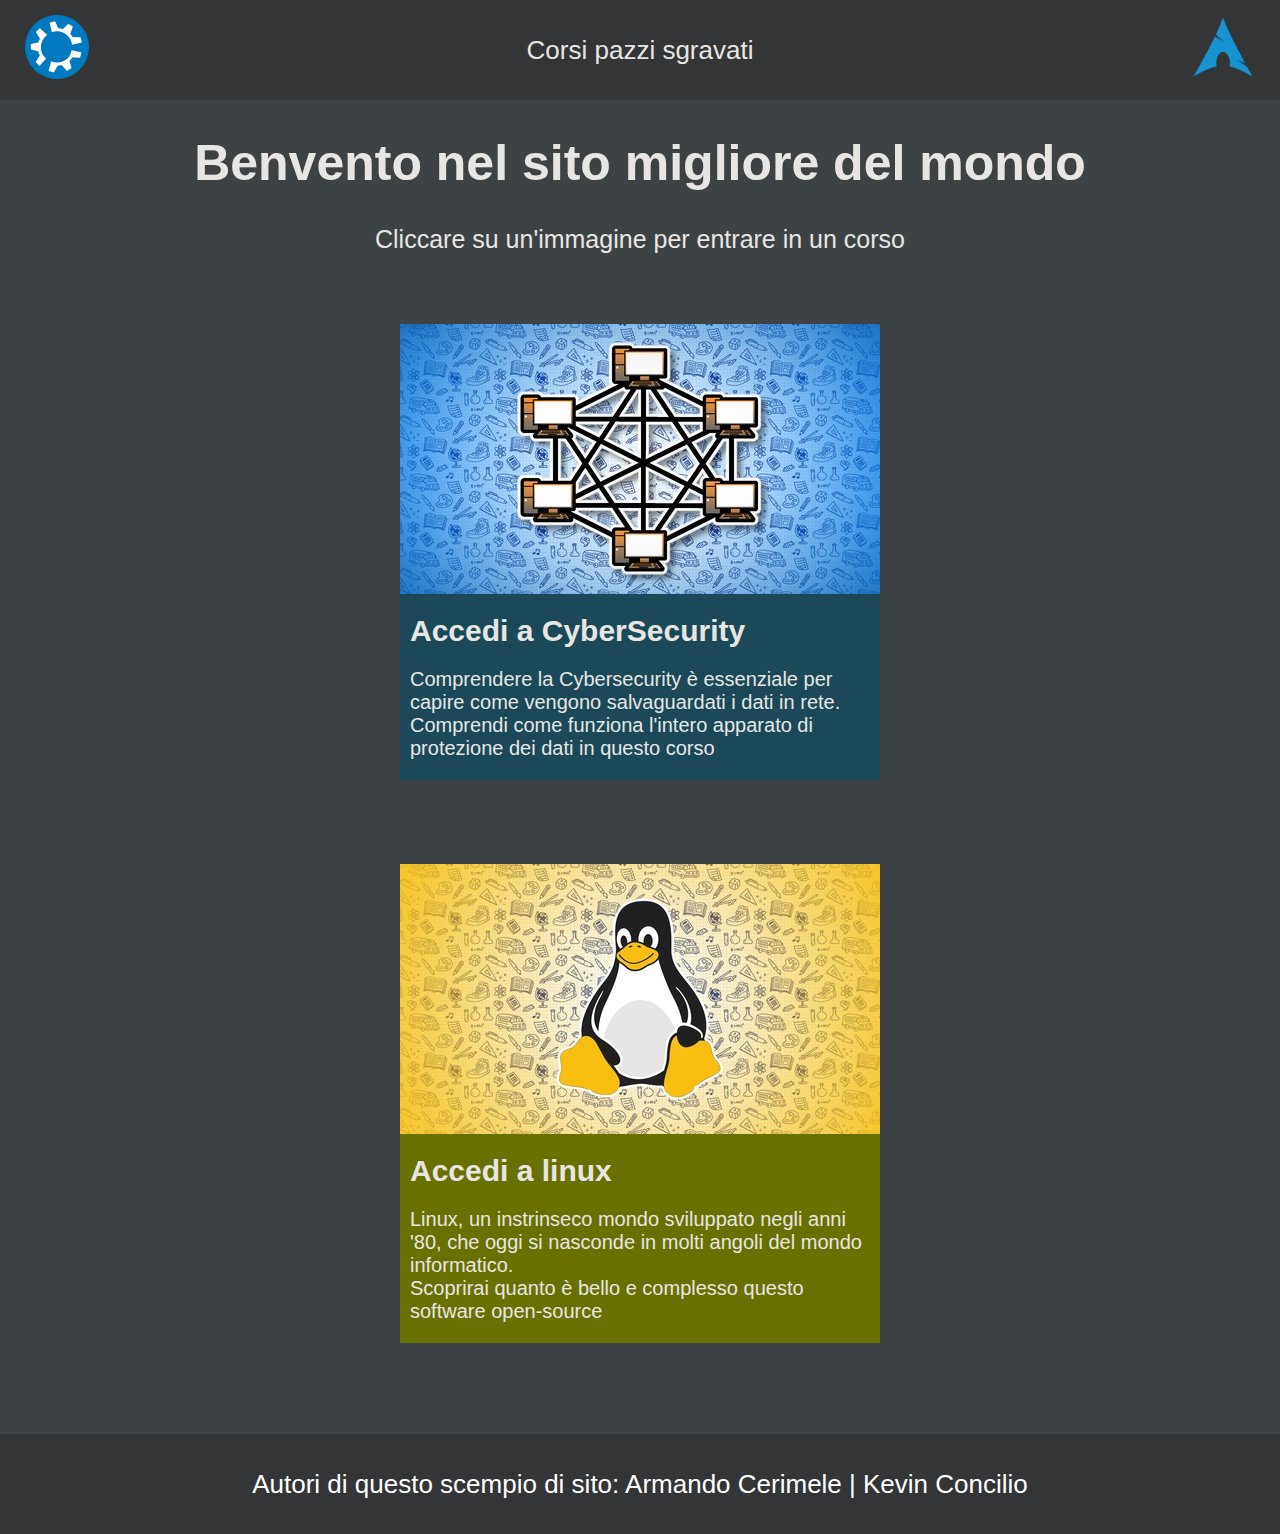
<file: index.html>
<!DOCTYPE html>
<html>

<head>
    <meta charset="UTF-8">
    <meta name="viewport" content="width=device-width, initial-scale=0.65">
    <title> Menu </title>
    <link rel="stylesheet" href="css/menu.css">
    <link rel="stylesheet" href="css/shared.css">
    <link rel="icon" type="image/svg" href="res/menuIcon.svg">
</head>

<body>
    <header>
        <a href="https://kubuntu.org"> <img src="res/kubuntu-logo.png" alt="Kubuntu" class="logo"> </a>
        <p class="sugiù"> Corsi pazzi sgravati </p>
        <a href="https://archlinux.org"> <img src="res/archlinux-logo.png" alt="ArchLinux" class="logo"> </a>
    </header>
    <h1 class="h1Txt"> Benvento nel sito migliore del mondo </h1>
    <p class="pTxt"> Cliccare su un'immagine per entrare in un corso </p>
    <div class="cards-container">
        <div class="card-div">
            <div class="card" onclick="window.location.href='cybersec.html';">
                <div>
                    <a href="cybersec.html"> <img class="img" id="cybersecImg" src="res/network.jpg"
                            alt="CyberSecurity"> </a>
                </div>
                <div class="card-body-cyber  card-body-txt">
                    <h1 id="card-title"> Accedi a CyberSecurity </h1>
                    <p id="card-txtBody">
                        Comprendere la Cybersecurity è essenziale per capire come vengono salvaguardati i dati in rete.
                        <br>
                        Comprendi come funziona l'intero apparato di protezione dei dati in questo corso
                    </p>
                </div>
            </div>
        </div>
        <div class="card-div" onclick="window.location.href='linux.html';">
            <div class="card">
                <div>
                    <a href="linux.html"> <img class="img" id="tuxImg" src="res/linux.jpg" alt="Tux"> </a>
                </div>
                <div class="card-body-linux  card-body-txt">
                    <h1 id="card-title"> Accedi a linux </h1>
                    <p id="card-txtBody">
                        Linux, un instrinseco mondo sviluppato negli anni '80, che oggi si nasconde in molti angoli del
                        mondo informatico.
                        <br>
                        Scoprirai quanto è bello e complesso questo software open-source
                    </p>
                </div>
            </div>
        </div>
    </div>
    <footer>
        <p class="sugiù"> Autori di questo scempio di sito: Armando Cerimele | Kevin Concilio </p>
    </footer>
    <script src="js/cookie.js"></script>
</body>

</html>
</file>
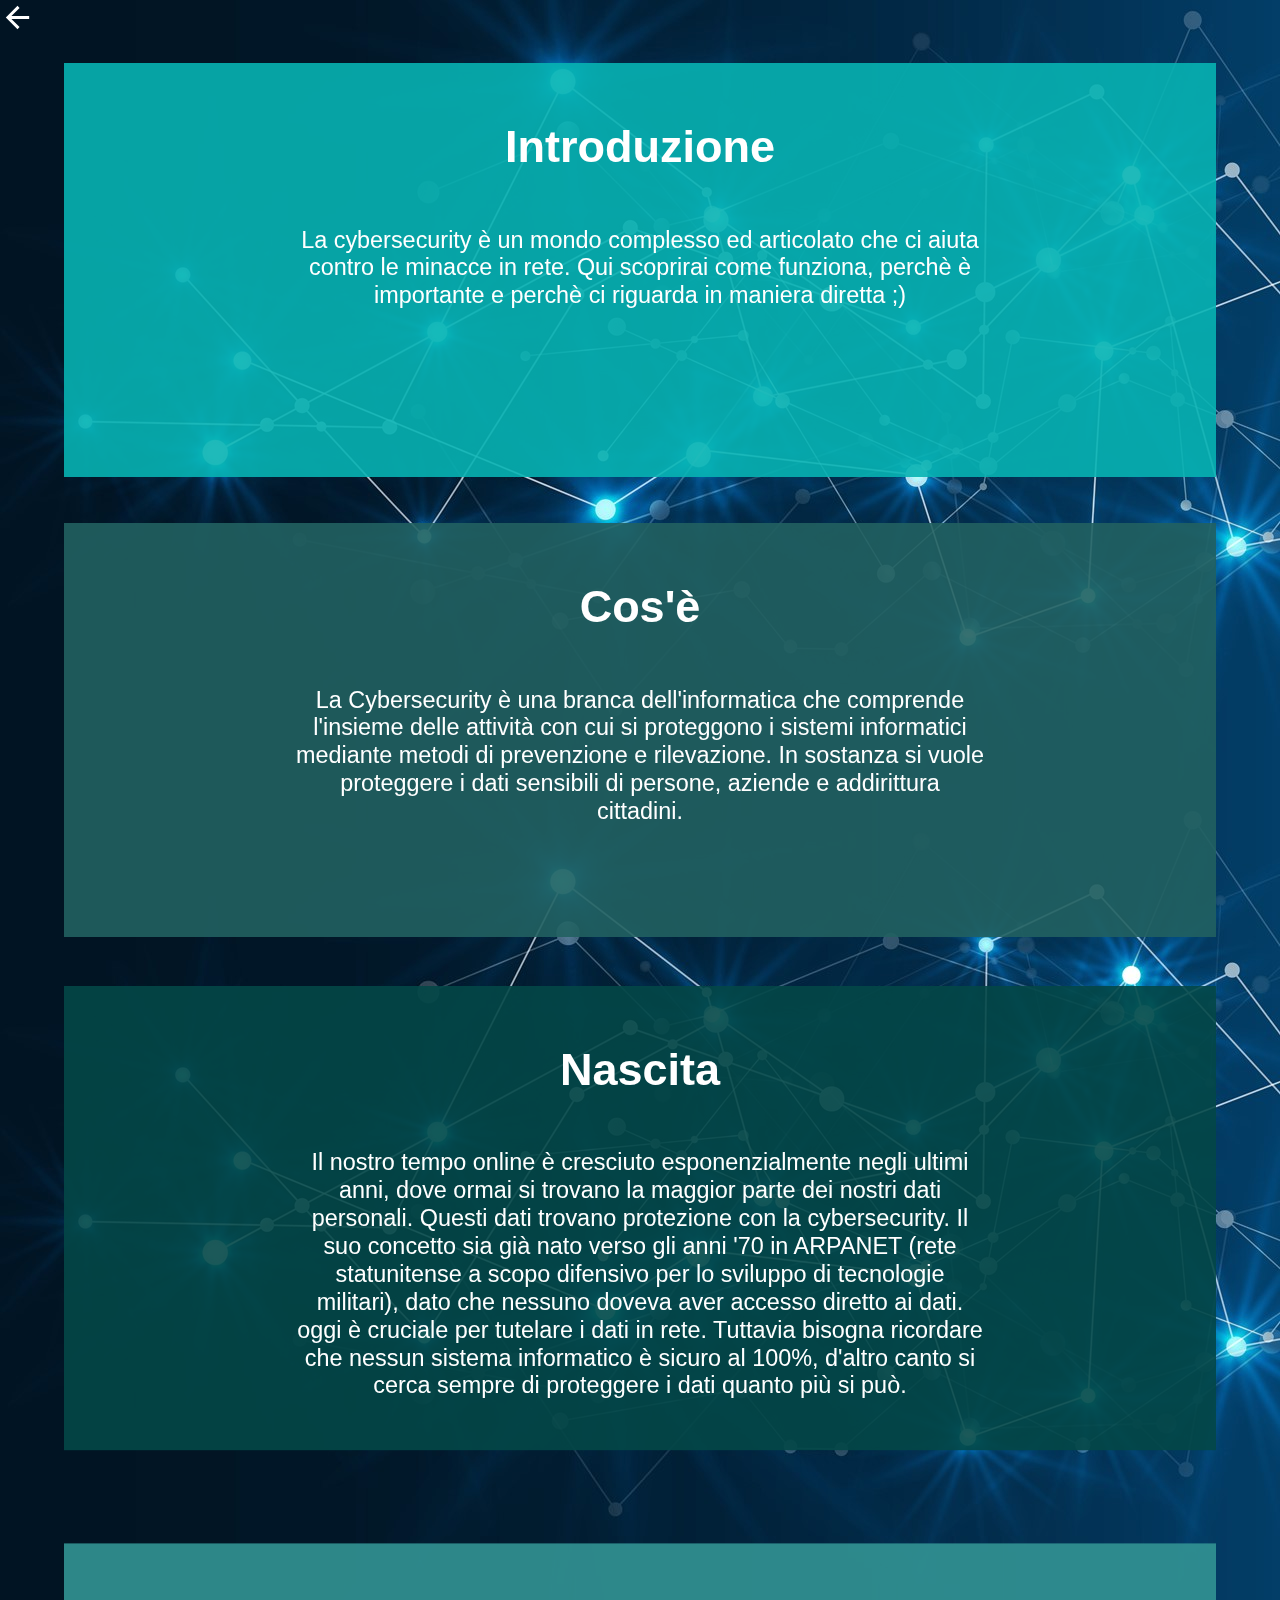
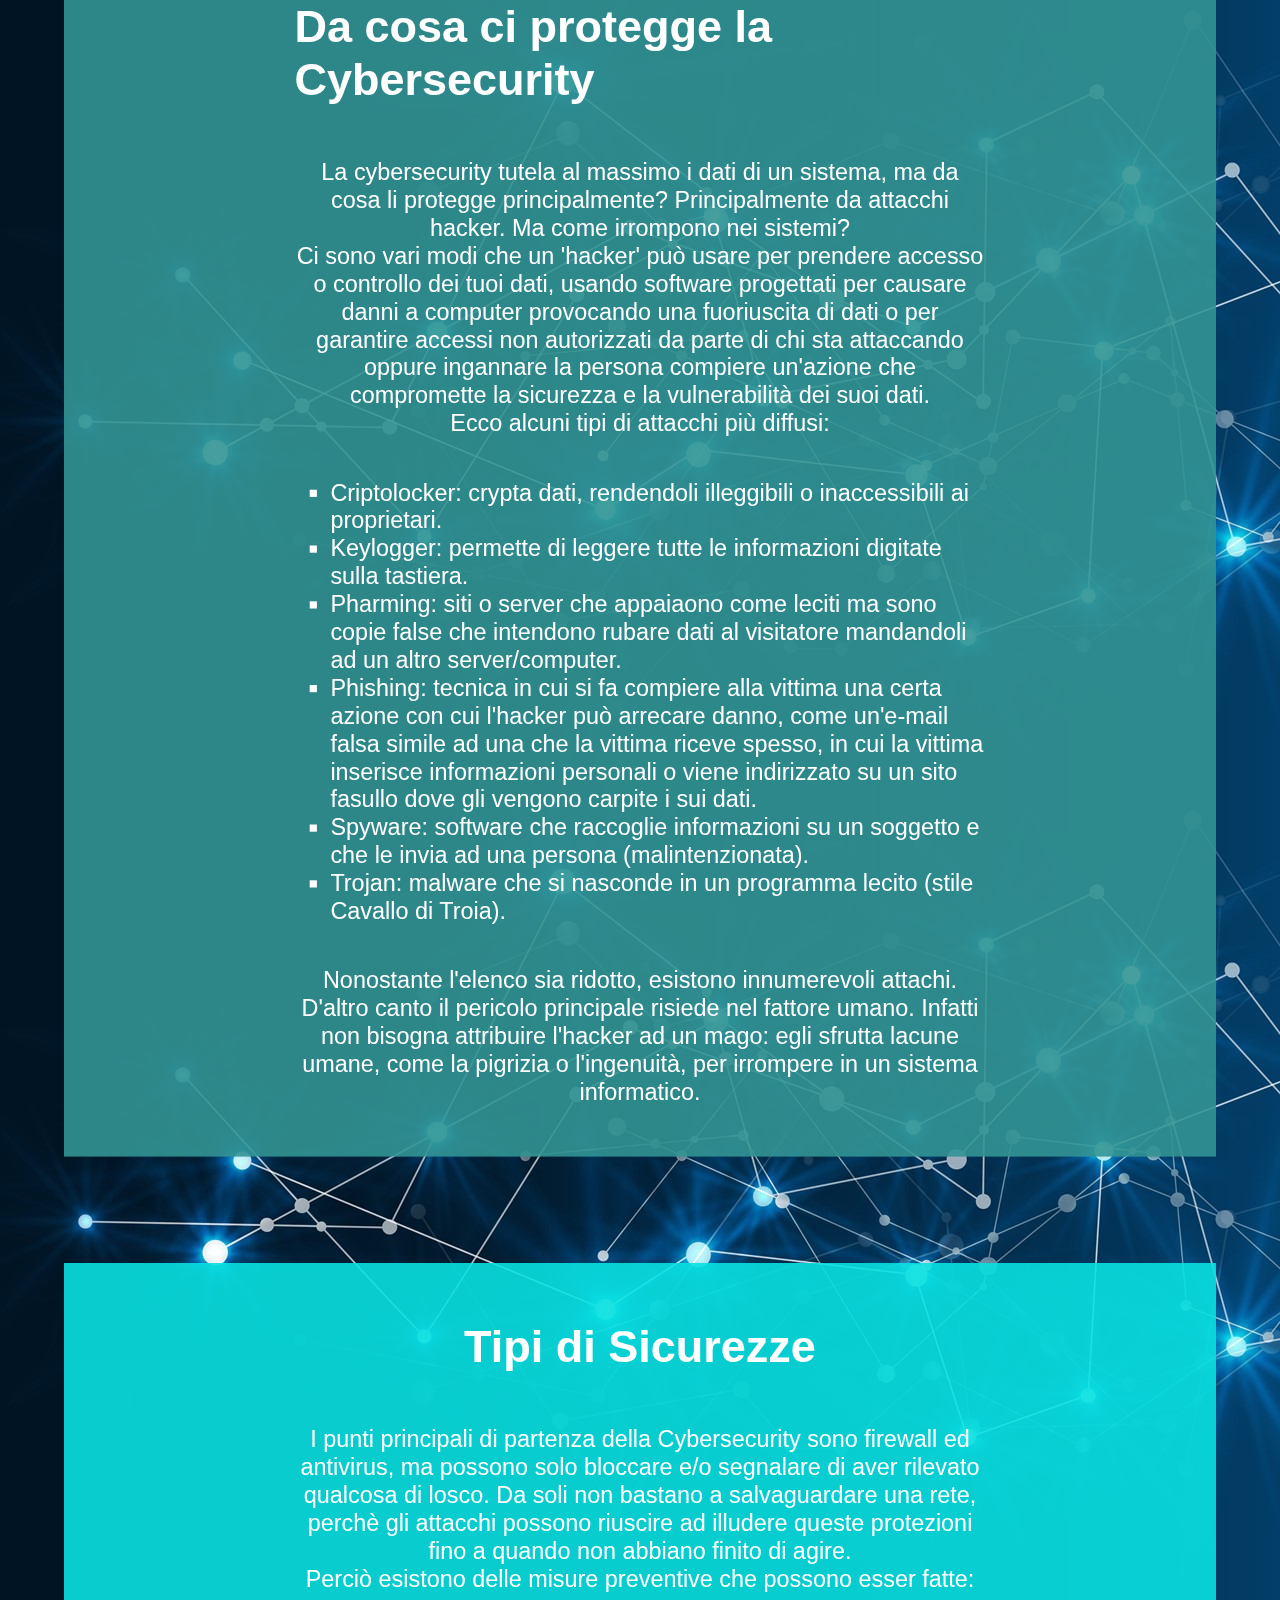
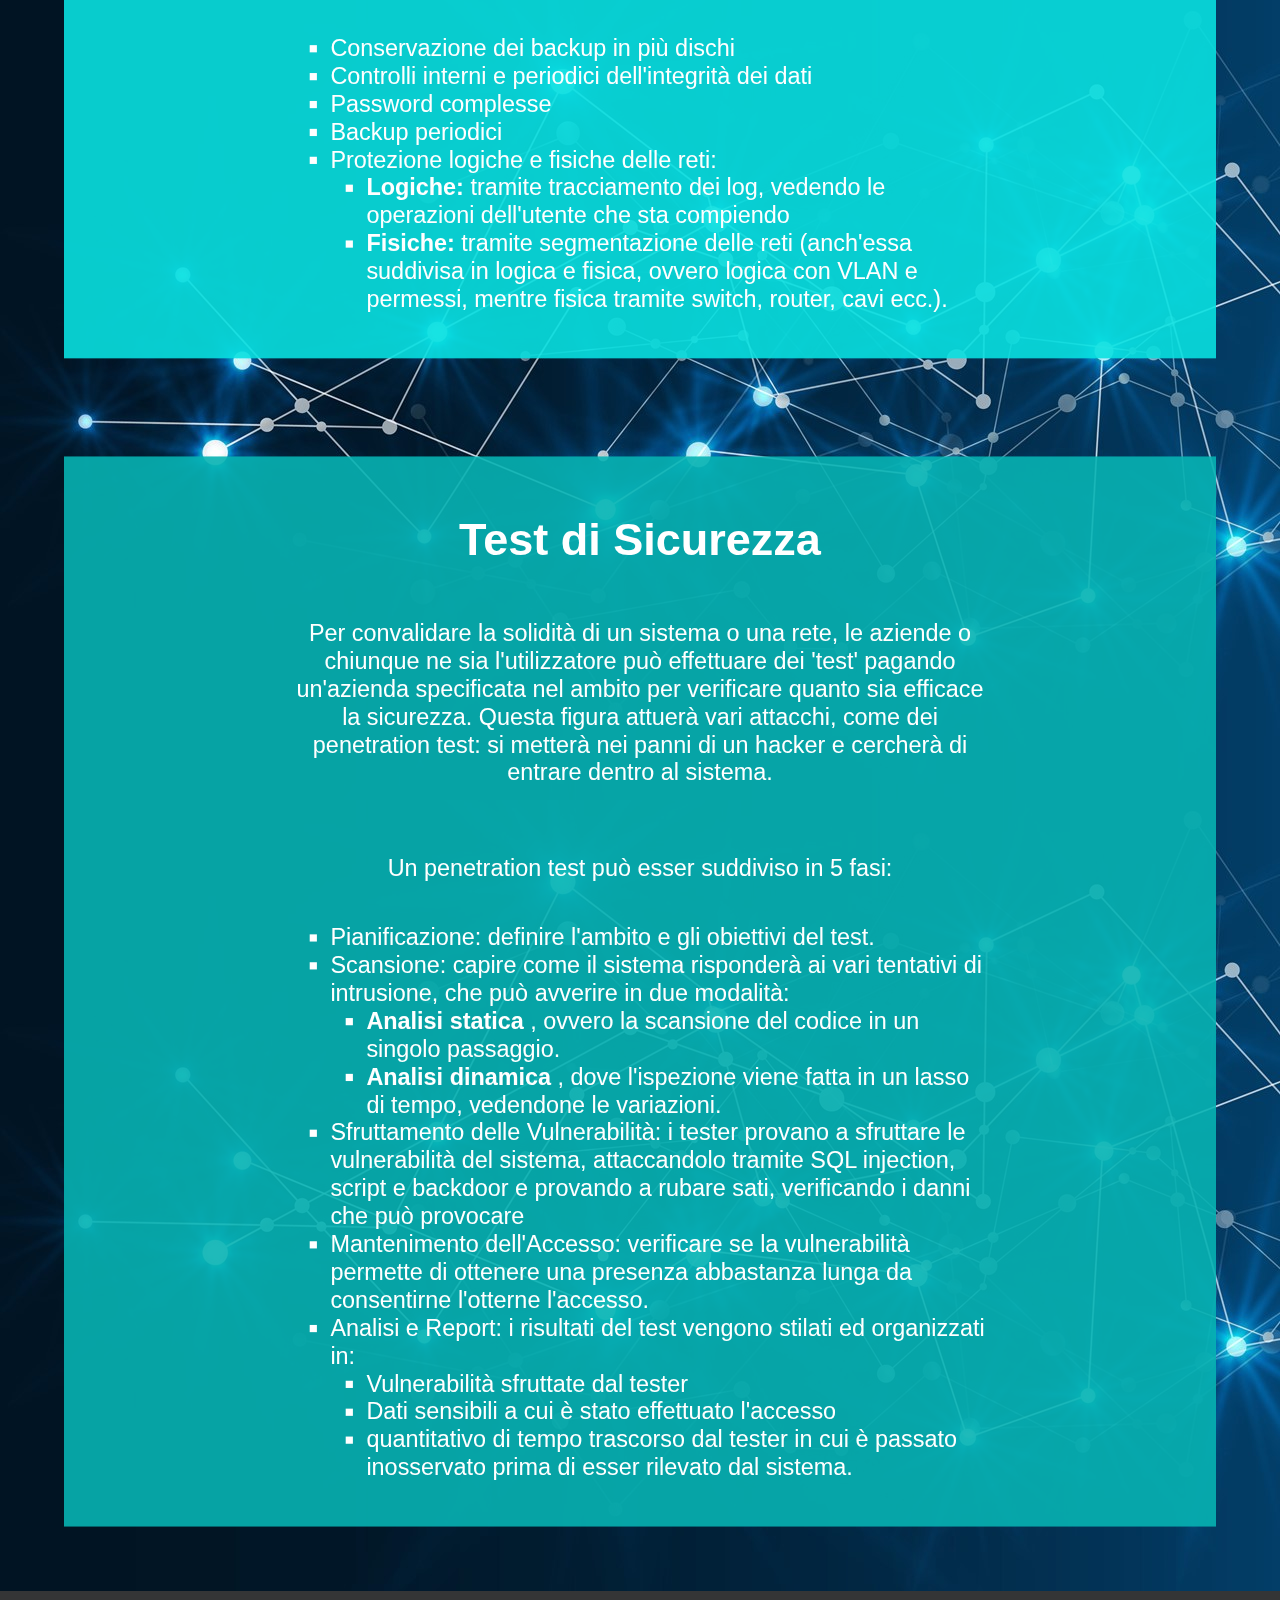
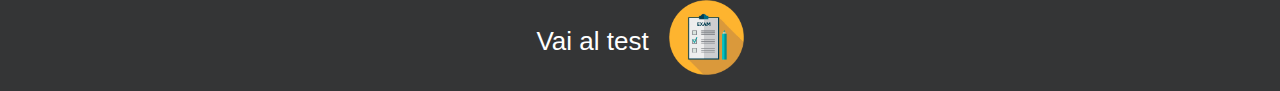
<file: cybersec.html>
<!DOCTYPE html>
<html>
    <head>
        <meta charset="UTF-8">
        <meta http-equiv="X-UA-Compatible" content="IE=edge">
        <meta name="viewport" content="width=device-width, initial-scale=0.65">
        <title> CyberSecurity </title>
        <link rel="stylesheet" href="css/cybersec.css">
        <link rel="stylesheet" href="css/shared.css">
        <link rel="icon" type="image/svg" href="res/cyber-security.png">
    </head>

    <body>
        <div style="top: 0;  position: sticky;">
            <a href="index.html"> <img src="res/nav/arrow_back_white_24dp.svg" style="height: 35px;  position: sticky;">
            </a>
        </div>
        <section class="color-1" id="ciao">
            <h1> Introduzione </h1>
            <p> La cybersecurity è un mondo complesso ed articolato che ci aiuta contro le minacce in rete. Qui scoprirai come funziona, perchè è importante e perchè ci riguarda in maniera diretta ;) </p>
        </section>

        <section class="color-2">
            <h1> Cos'è </h1>
            <p> La Cybersecurity è una branca dell'informatica che comprende l'insieme delle attività con cui si proteggono i sistemi informatici mediante metodi di prevenzione e rilevazione. In sostanza si vuole proteggere i dati sensibili di persone, aziende e addirittura cittadini. </p>
        </section>

        <section class="color-3">
            <h1> Nascita </h1>
            <p> Il nostro tempo online è cresciuto esponenzialmente negli ultimi anni, dove ormai si trovano la maggior
                parte dei nostri dati personali. Questi dati trovano protezione con la cybersecurity. Il suo concetto sia già nato verso gli anni '70 in ARPANET (rete statunitense a scopo difensivo per lo sviluppo di tecnologie militari), dato che nessuno doveva aver accesso diretto ai dati. oggi è cruciale per tutelare i dati in rete. Tuttavia bisogna ricordare che nessun sistema informatico è sicuro al 100%, d'altro canto si cerca sempre di proteggere i dati quanto più si può. </p>
        </section>

        <section class="color-4">
            <h1> Da cosa ci protegge la Cybersecurity </h1>
            <p> La cybersecurity tutela al massimo i dati di un sistema, ma da cosa li protegge principalmente? Principalmente da attacchi hacker. Ma come irrompono nei sistemi? <br>
            Ci sono vari modi che un 'hacker' può usare per prendere accesso o controllo dei tuoi dati, usando software progettati per causare danni a computer provocando una fuoriuscita di dati o per garantire accessi non autorizzati da parte di chi sta attaccando oppure ingannare la persona compiere un'azione che compromette la sicurezza e la vulnerabilità dei suoi dati. <br>
            Ecco alcuni tipi di attacchi più diffusi:
            <ul>
                <li> Criptolocker: crypta dati, rendendoli illeggibili o inaccessibili ai proprietari. </li>

                <li> Keylogger: permette di leggere tutte le informazioni digitate sulla tastiera. </li>

                <li> Pharming: siti o server che appaiaono come leciti ma sono copie false che intendono rubare dati al
                    visitatore mandandoli ad un altro server/computer. </li>

                <li> Phishing: tecnica in cui si fa compiere alla vittima una certa azione con cui l'hacker può arrecare
                    danno, come un'e-mail falsa simile ad una che la vittima riceve spesso, in cui la vittima inserisce
                    informazioni personali o viene indirizzato su un sito fasullo dove gli vengono carpite i sui dati. </li>

                <li> Spyware: software che raccoglie informazioni su un soggetto e che le invia ad una persona
                    (malintenzionata). </li>

                <li> Trojan: malware che si nasconde in un programma lecito (stile Cavallo di Troia). </li>
            </ul>
            <p> Nonostante l'elenco sia ridotto, esistono innumerevoli attachi. D'altro canto il pericolo principale risiede
                nel fattore umano. Infatti non bisogna attribuire l'hacker ad un mago: egli sfrutta lacune umane, come la
                pigrizia o l'ingenuità, per irrompere in un sistema informatico. </p>
        </section>

        <section class="color-5">
            <h1> Tipi di Sicurezze </h1>
            <p> I punti principali di partenza della Cybersecurity sono firewall ed antivirus, ma possono solo bloccare e/o segnalare di aver rilevato qualcosa di losco. Da soli non bastano a salvaguardare una rete, perchè gli attacchi possono riuscire ad illudere queste protezioni fino a quando non abbiano finito di agire. <br>
            Perciò esistono delle misure preventive che possono esser fatte:
            </p>
            <ul>
                <li> Conservazione dei backup in più dischi </li>
                <li> Controlli interni e periodici dell'integrità dei dati </li>
                <li> Password complesse </li>
                <li> Backup periodici </li>
                <li> Protezione logiche e fisiche delle reti: </li>
                <ul>
                    <li> <b> Logiche: </b> tramite tracciamento dei log, vedendo le operazioni dell'utente che sta
                        compiendo </li>

                    <li> <b> Fisiche: </b> tramite segmentazione delle reti (anch'essa suddivisa in logica e fisica, ovvero
                        logica con VLAN e permessi, mentre fisica tramite switch, router, cavi ecc.). </li>
                </ul>
            </ul>
        </section>

        <section class="color-1">
            <h1> Test di Sicurezza </h1>
            <p> Per convalidare la solidità di un sistema o una rete, le aziende o chiunque ne sia l'utilizzatore può
                effettuare dei 'test' pagando un'azienda specificata nel ambito per verificare quanto sia efficace la
                sicurezza. Questa figura attuerà vari attacchi, come dei penetration test: si metterà nei panni di un hacker
                e cercherà di entrare dentro al sistema. </p>
            <br>
            <p> Un penetration test può esser suddiviso in 5 fasi: </p>
            <ul>
                <li> Pianificazione: definire l'ambito e gli obiettivi del test. </li>
                <li> Scansione: capire come il sistema risponderà ai vari tentativi di intrusione, che può avverire in due
                    modalità: </li>
                <ul>
                    <li> <b> Analisi statica </b> , ovvero la scansione del codice in un singolo passaggio. </li>
                    <li> <b> Analisi dinamica </b> , dove l'ispezione viene fatta in un lasso di tempo, vedendone le
                        variazioni. </li>
                </ul>

                <li> Sfruttamento delle Vulnerabilità: i tester provano a sfruttare le vulnerabilità del sistema,
                    attaccandolo tramite SQL injection, script e backdoor e provando a rubare sati, verificando i danni che
                    può provocare </li>

                <li> Mantenimento dell'Accesso: verificare se la vulnerabilità permette di ottenere una presenza abbastanza
                    lunga da consentirne l'otterne l'accesso. </li>

                <li> Analisi e Report: i risultati del test vengono stilati ed organizzati in: </li>
                <ul>
                    <li> Vulnerabilità sfruttate dal tester </li>
                    <li> Dati sensibili a cui è stato effettuato l'accesso </li>
                    <li> quantitativo di tempo trascorso dal tester in cui è passato inosservato prima di esser rilevato dal
                        sistema. </li>
                </ul>
            </ul>
        </section>

        <footer>
            <p> Vai al test </p>
            <a href="test.html?cybersec"> <img src="res/test.png" alt="[Cliccami]" id="img-test"> </a>
        </footer>
    </body> 
</html>
</file>
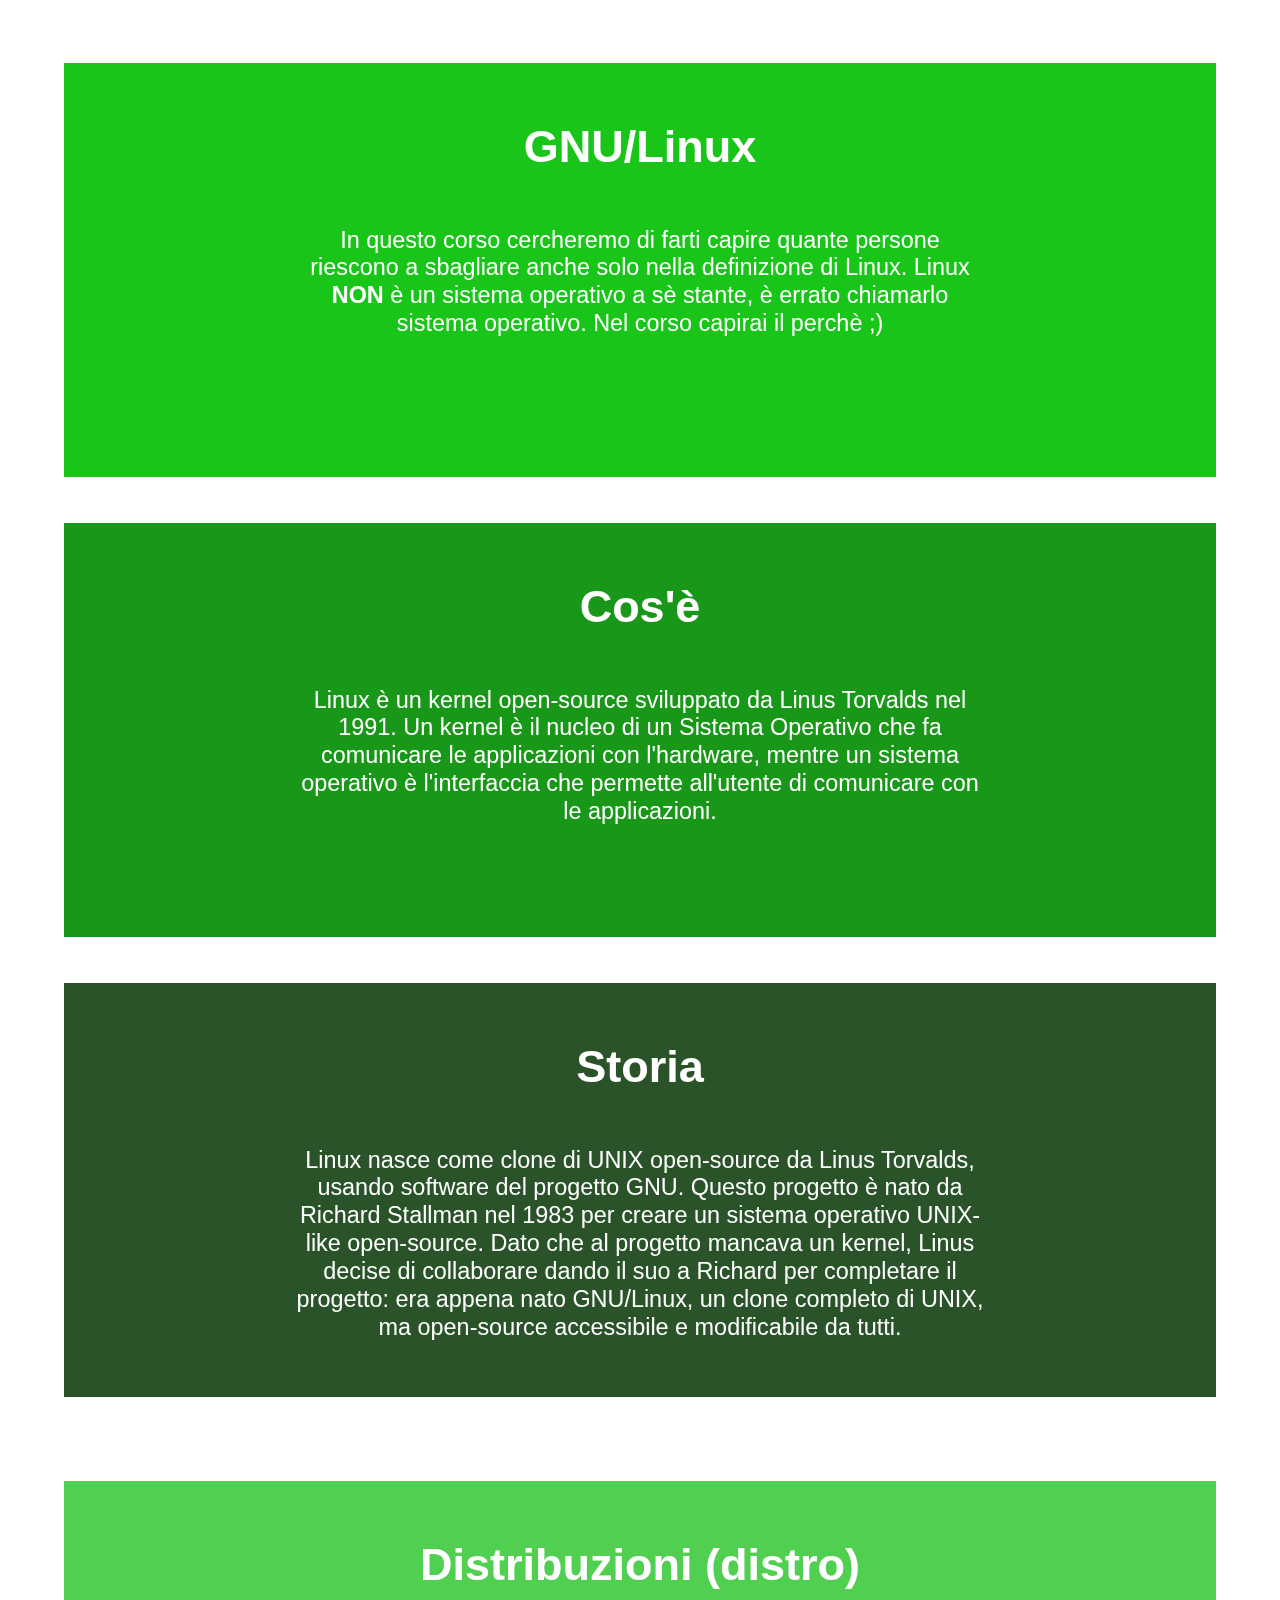
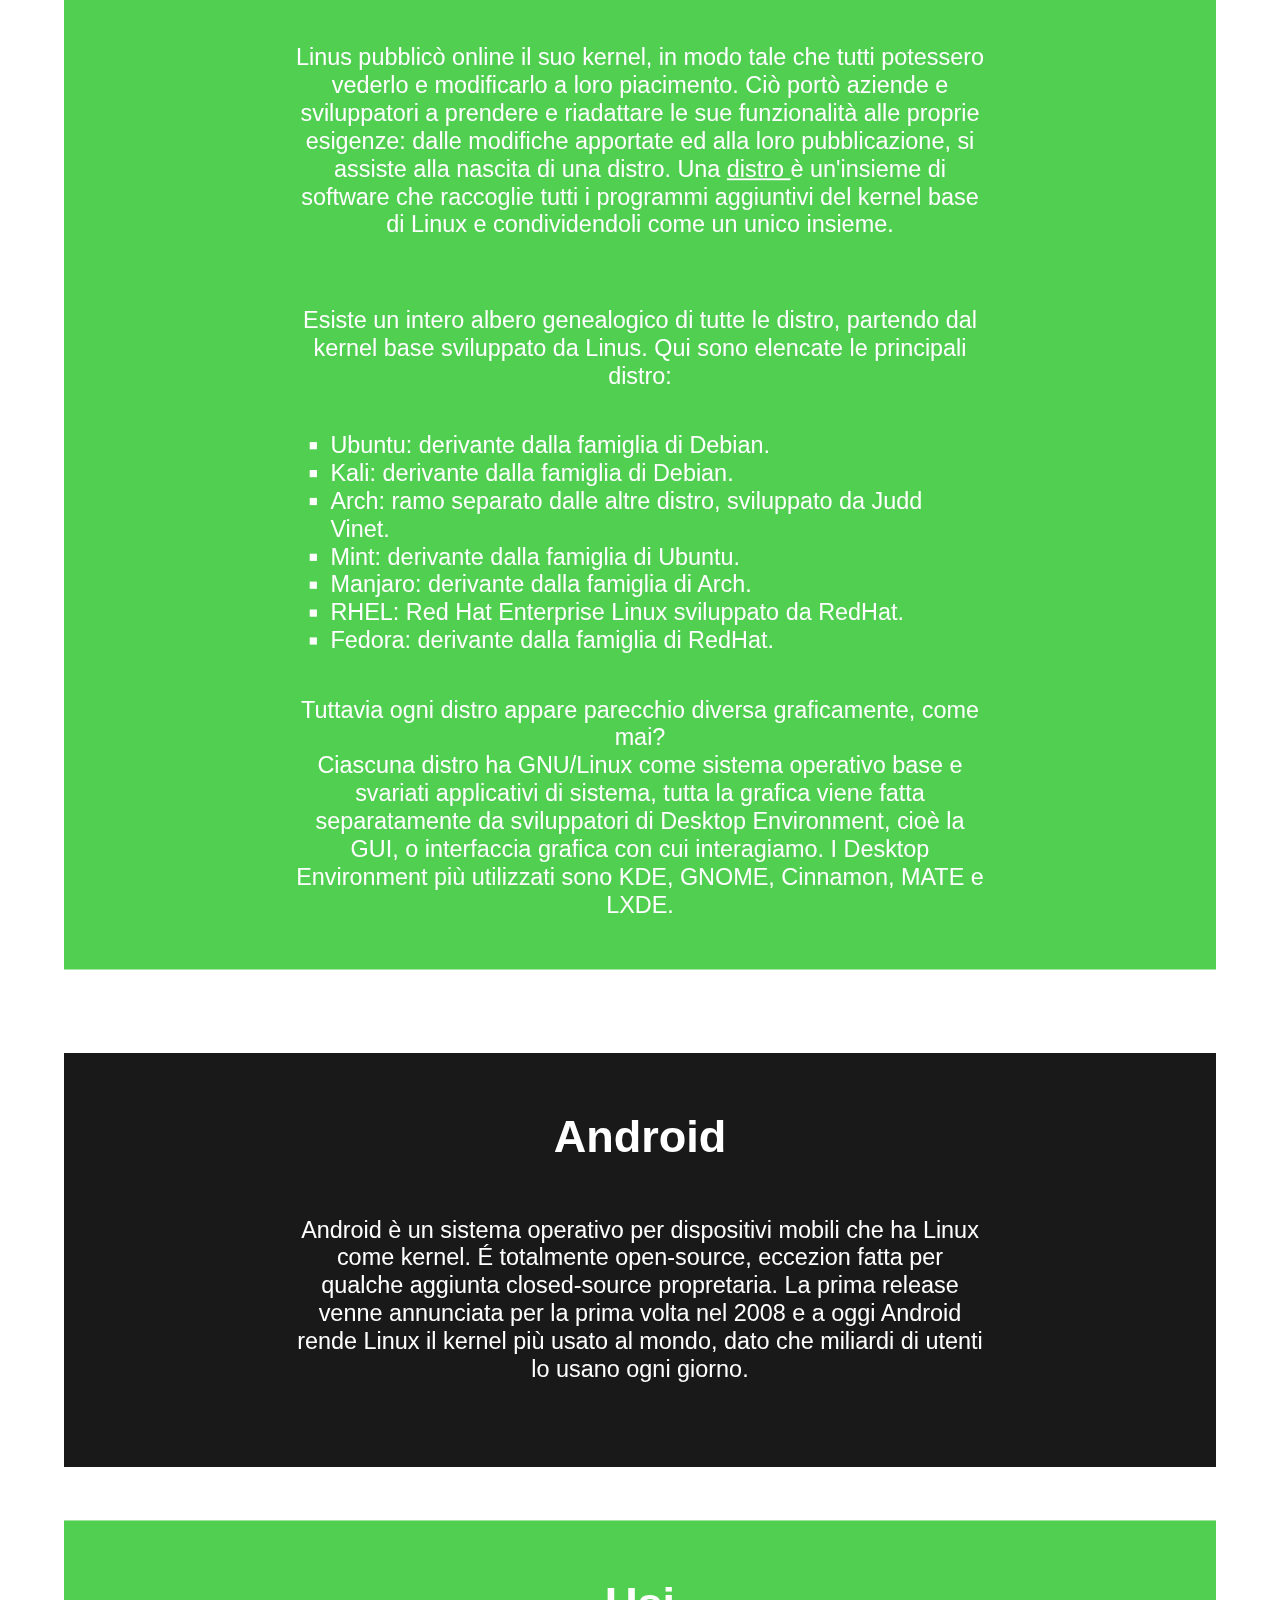
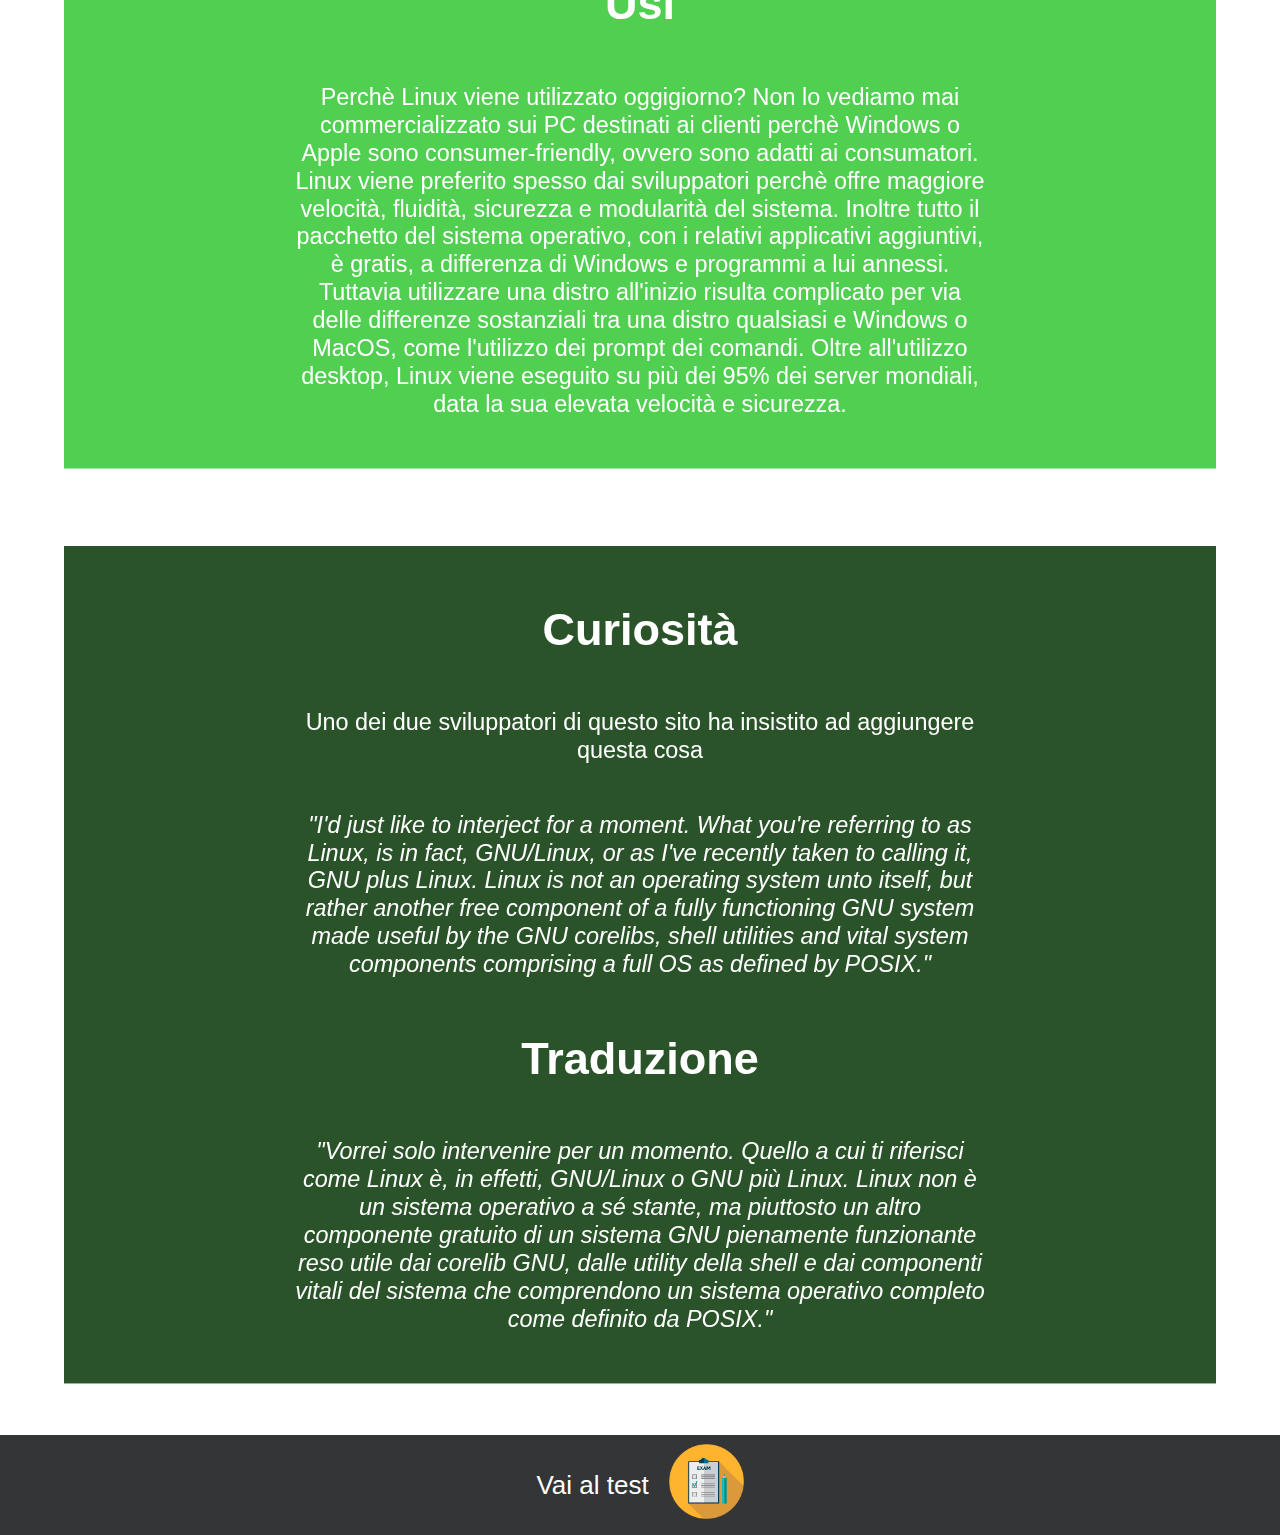
<file: linux.html>
<!DOCTYPE html>
<html>
    <head>
        <meta charset="UTF-8">
        <meta name="viewport" content="width=device-width, initial-scale=0.65">
        <title> Linux (GNU/Linux) </title>
        <link rel="stylesheet" href="css/linux.css">
        <link rel="stylesheet" href="css/shared.css">
        <link rel="icon" type="image/x-icon" href="res/tuxIcon.png">
        <link rel="icon" type="image/svg" href="res/Tux.svg">
    </head>

    <body>
        <div style="top: 0;  position: sticky;">
            <a href="index.html" style="position: sticky;">
                <img src="res/nav/arrow_back_white_24dp.svg" style="height: 35px;"> </a>
        </div>

        <section class="color-1">
            <h1> GNU/Linux </h1>
            <p> In questo corso cercheremo di farti capire quante persone riescono a sbagliare anche solo nella definizione di Linux. Linux <b> NON </b> è un sistema operativo a sè stante, è errato chiamarlo sistema operativo. Nel corso capirai il perchè ;) </p>
        </section>

        <section class="color-2">
            <h1> Cos'è </h1>
            <p> Linux è un kernel open-source sviluppato da Linus Torvalds nel 1991. Un kernel è il nucleo di un Sistema Operativo che fa comunicare le applicazioni con l'hardware, mentre un sistema operativo è l'interfaccia che permette all'utente di comunicare con le applicazioni. </p>
        </section>

        <section class="color-3">
            <h1> Storia </h1>
            <p> Linux nasce come clone di UNIX open-source da Linus Torvalds, usando software del progetto GNU. Questo progetto è nato da Richard Stallman nel 1983 per creare un sistema operativo UNIX-like open-source. Dato che al progetto mancava un kernel, Linus decise di collaborare dando il suo a Richard per completare il progetto: era appena nato GNU/Linux, un clone completo di UNIX, ma open-source accessibile e modificabile da tutti. </p>
        </section>

        <section class="color-4">
            <h1> Distribuzioni (distro) </h1>
            <p> Linus pubblicò online il suo kernel, in modo tale che tutti potessero vederlo e modificarlo a loro piacimento. Ciò portò aziende e sviluppatori a prendere e riadattare le sue funzionalità alle proprie esigenze: dalle modifiche apportate ed alla loro pubblicazione, si assiste alla nascita di una distro. Una <abbr title="Distribuzione"> distro </abbr> è un'insieme di software che raccoglie tutti i programmi aggiuntivi del kernel base di Linux e condividendoli come un unico insieme. </p>
            <br>
            <p> Esiste un intero albero genealogico di tutte le distro, partendo dal kernel base sviluppato da Linus. Qui sono elencate le principali distro:</p>
            <ul>
                <li> Ubuntu: derivante dalla famiglia di Debian. </li>
                <li> Kali: derivante dalla famiglia di Debian. </li>
                <li> Arch: ramo separato dalle altre distro, sviluppato da Judd Vinet. </li>
                <li> Mint: derivante dalla famiglia di Ubuntu. </li>
                <li> Manjaro: derivante dalla famiglia di Arch. </li>
                <li> RHEL: Red Hat Enterprise Linux sviluppato da RedHat. </li>
                <li> Fedora: derivante dalla famiglia di RedHat. </li>
            </ul>
            
            <p> Tuttavia ogni distro appare parecchio diversa graficamente, come mai? <br>
            Ciascuna distro ha GNU/Linux come sistema operativo base e svariati applicativi di sistema, tutta la grafica viene fatta separatamente da sviluppatori di Desktop Environment, cioè la GUI, o interfaccia grafica con cui interagiamo. I Desktop Environment più utilizzati sono KDE, GNOME, Cinnamon, MATE e LXDE.
            </p>
        </section>

        <section class="color-5">
            <h1> Android </h1>
            <p> Android è un sistema operativo per dispositivi mobili che ha Linux come kernel. É totalmente open-source, eccezion fatta per qualche aggiunta closed-source propretaria. La prima release venne annunciata per la prima volta nel 2008 e a oggi Android rende Linux il kernel più usato al mondo, dato che miliardi di utenti lo usano ogni giorno. </p>
        </section>

        <section class="color-4">
            <h1> Usi </h1>
            <p> Perchè Linux viene utilizzato oggigiorno? Non lo vediamo mai commercializzato sui PC destinati ai clienti perchè Windows o Apple sono consumer-friendly, ovvero sono adatti ai consumatori. Linux viene preferito spesso dai sviluppatori perchè offre maggiore velocità, fluidità, sicurezza e modularità del sistema. Inoltre tutto il pacchetto del sistema operativo, con i relativi applicativi aggiuntivi, è gratis, a differenza di Windows e programmi a lui annessi. Tuttavia utilizzare una distro all'inizio risulta complicato per via delle differenze sostanziali tra una distro qualsiasi e Windows o MacOS, come l'utilizzo dei prompt dei comandi. Oltre all'utilizzo desktop, Linux viene eseguito su più dei 95% dei server mondiali, data la sua elevata velocità e sicurezza. </p>
        </section>

        <section class="color-3">
            <h1> Curiosità </h1>
            <p> Uno dei due sviluppatori di questo sito ha insistito ad aggiungere questa cosa </p>
            <p> <i> "I'd just like to interject for a moment. What you're referring to as Linux, is in fact, GNU/Linux, or as I've recently taken to calling it, GNU plus Linux. Linux is not an operating system unto itself, but rather another free component of a fully functioning GNU system made useful by the GNU corelibs, shell utilities and vital system components comprising a full OS as defined by POSIX." </i> </p>
            <h1> Traduzione </h1>
            <p> <i> "Vorrei solo intervenire per un momento. Quello a cui ti riferisci come Linux è, in effetti, GNU/Linux o GNU più Linux. Linux non è un sistema operativo a sé stante, ma piuttosto un altro componente gratuito di un sistema GNU pienamente funzionante reso utile dai corelib GNU, dalle utility della shell e dai componenti vitali del sistema che comprendono un sistema operativo completo come definito da POSIX." </i> </p>
        </section>

        <footer>
            <p> Vai al test </p>
            <a href="test.html?linux"> <img src="res/test.png" alt="[Cliccami]" id="img-test"> </a>
        </footer>
    </body>
</html>
</file>
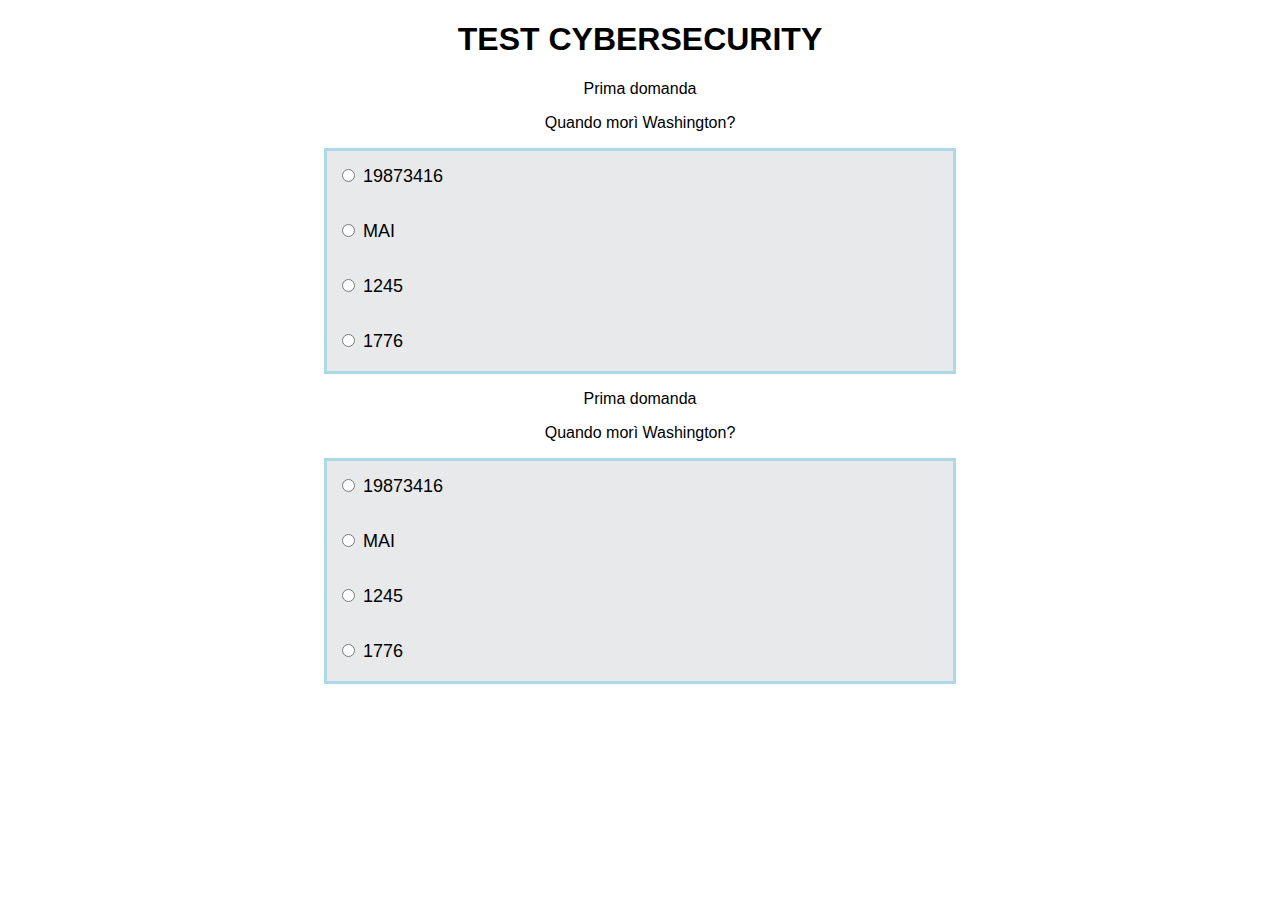
<file: test-cybersec.html>
<!DOCTYPE html>
<html>

<head>
    <meta charset="UTF-8">
    <meta name="viewport" content="width=device-width, initial-scale=0.65">
    <title> Test Cybersecurity </title>
    <link rel="stylesheet" href="css/test-cybersec.css">
</head>

<body>
    <h1> TEST CYBERSECURITY </h1>

    <div class="div-text">
        <section class="question-sec">
            <p>Prima domanda</p>
            <p>Quando morì Washington?</p>

            <div class="div-input">
                <form action="" class="input-form">
                    <label for="answer-1" class="quest-label">
                        <input type="radio" name="quest-1" id="answer-1"> 19873416
                    </label>
                    <label for="answer-2" class="quest-label">
                        <input type="radio" name="quest-1" id="answer-2"> MAI
                    </label>
                    <label for="answer-3" class="quest-label">
                        <input type="radio" name="quest-1" id="answer-3"> 1245
                    </label>
                    <label for="answer-4" class="quest-label">
                        <input type="radio" name="quest-1" id="answer-4"> 1776
                    </label>
                </form>
            </div>
        </section>

        <section class="question-sec">
            <p>Prima domanda</p>
            <p>Quando morì Washington?</p>

            <div class="div-input">
                <form action="" class="input-form">
                    <label for="answer-1" class="quest-label">
                        <input type="radio" name="quest-1" id="answer-1"> 19873416
                    </label>
                    <label for="answer-2" class="quest-label">
                        <input type="radio" name="quest-1" id="answer-2"> MAI
                    </label>
                    <label for="answer-3" class="quest-label">
                        <input type="radio" name="quest-1" id="answer-3"> 1245
                    </label>
                    <label for="answer-4" class="quest-label">
                        <input type="radio" name="quest-1" id="answer-4"> 1776
                    </label>
                </form>
            </div>
        </section>
    </div>
</body>

</html>
</file>
<file: css/menu.css>
/* === BODY === */
body {
    background-color: #3d4245;
    text-align: center;
    align-items: center;
    font-family: 'Roboto', sans-serif;
    color: #e8e6e3;
    margin: 0px;
    position: relative;
}

/* ==================== */

/* === HEADER === */

header {
    width: inherit;
    height: 100px;
    background-color: #343536;
    font-size: 30px;
    display: flex;
    text-align: center;
    align-items: center;
    justify-content: space-between;
}

.logo {
    width: 64px;
    height: 64px;
    margin: 0px 25px;
}

/* -------------------- */

/* === H1 & PARAGRAPH ON TOP ===*/

.h1Txt {
    font-size: 50px;
}

.pTxt {
    font-size: 25px;
}

/* -------------------- */

/* === CARDS ===*/
@media (max-width: 1000px) {
    .cards-container {
        display: flex;
        flex-flow: row wrap;
        align-items: center;
        justify-content: center;
        margin-top: 15vw;
        margin-bottom: 15vw;
        height: 100%;
    }
}

.cards-container {
    display: flex;
    flex-flow: row wrap;
    align-items: center;
    justify-content: center;
    margin: 50px 0px;
    height: 100%;
}

.card-div {
    width: 480px;
    height: 500px;
    margin: 20px 150px;
}

.card {
    display: flex;
    flex: 1 0 0%;
    flex-direction: column;
    align-items: center;
    justify-items: center;
    background-clip: border-box;
    transform: scale(100%);
    transition: 300ms;
}

.card:hover {
    transform: scale(110%);
    box-shadow: 5px 7px 10px 2px rgb(177, 177, 177);
    text-shadow: 0 0 3px rgba(0, 0, 0, .5);
    cursor: pointer;
    transition: 300ms;
}

.img {
    max-width: 100%;
    max-height: 100%;
}

#cybersecImg {
    text-align: left;
}

#tuxImg {
    box-shadow: inset 4px 3px 8px 1px #000;
    text-align: left;
}

.card-body-txt {
    min-width: 300px;
    margin-top: -4px;
}

.card-body-cyber {
    width: 480px;
    text-align: left;
    background-color: #1b4958;
    /* #1b4958 */
}

.card-body-linux {
    width: 480px;
    text-align: left;
    background-color: #687001;
    /* rgb(237, 253, 89) */
}

#card-title {
    font-size: 30px;
    margin-left: 10px;
}

#card-txtBody {	
    font-size: 20px;
    margin-left: 10px;
}

/* -------------------- */

/* === COOKIES === */


/* === FOOTER === */
@keyframes fadeInAnim {
    0% {
        opacity: 0;
    }

    100% {
        opacity: 1;
    }
}

.cookie {
    position: fixed;
    opacity: 0;
    bottom: 0;
    width: 100%;
    background: black;
    padding-bottom: 15px;
    animation: 2s ease 500ms 1 fadeInAnim forwards;
}

/* -------------------- */
footer {
    width: 100%;
    color: white;
}

/* -------------------- */
</file>
<file: css/shared.css>
/* === FOOTER === */

footer {
    height: 100px;
    font-size: 30px;
    background-color: #343536;
    display: flex;
    align-items: center;
    justify-content: center;
}

/* ==================== */

/* === H1 === */

h1 {
    font-weight: bold;
    font-size: 50px;
}

/* ==================== */

/* === ABBR === */

abbr {
    text-decoration: underline;
}

abbr:hover {
    cursor: pointer;
}

/* ==================== */

/* === SECTIONS ===*/

section {
    position: relative;
    display: flex;
    flex-direction: column;
    align-items: center;
    min-height: 400px;
    padding: 30px 20vw;
    font-weight: 400;

    transform: scale(90%);
    transition: 500ms;
    -webkit-transform: scale(90%);
    -webkit-transition: 500ms;
}

section:hover {
    transform: scale(95%);
    text-shadow: 0 0 3px rgba(0, 0, 0, .5);
    transition: 500ms;
}

p {
    font-size: 26px;
}

/* ==================== */

/* === LIST ELEMENT === */

li {
    font-size: 26px;
    list-style-type: square;
}

li li {
    font-size: 26px;
    list-style-type: square;
}

/* ==================== */
</file>
<file: css/cybersec.css>
/* === BODY ===*/

body {
    color: white;
    background-image: url(../res/cybersecSfondo.jpg);
    background-size: 100%;
    font-family: 'Roboto', sans-serif;
    font-size: 20px;
    margin: 0;
}

/* ==================== */

/* === SECTIONS === */

.color-1 {
    background-color: rgba(7, 179, 179, 0.9);
}

.color-2 {
    background-color: rgba(33, 97, 97, 0.9);
}

.color-3 {
    background-color: rgba(3, 71, 71, 0.9);
}

.color-4 {
    background-color: rgba(50, 148, 148, 0.9);
}

.color-5 {
    background-color: rgba(9, 224, 224, 0.9);
}

/* ==================== */

/* === ANCHOR === */

a:visited {
    text-decoration: none;
}

/* ==================== */

/* === FOOTER === */

footer {
    display: flex;
    align-items: center;
    justify-content: center;
    margin-top: 5px;
    column-gap: 20px;
}

p {
    color: white;
    text-align: center;
    transition: 300ms;
}

#img-test {
    width: 75px;
    height: 75px;
    transition: .7s;
}

#img-test:hover {
    transform: scale(115%);
}

/* ==================== */
</file>
<file: css/linux.css>
/* === BODY === */

body {
    color: white;
    background-image: url(https://imgs.search.brave.com/U4lhPwxMUF5qVfYPIie933OBdVpIK5C8YQYFsnqUAMM/rs:fit:1200:1080:1/g:ce/aHR0cHM6Ly93d3cu/dGVjaG5vY3JhemVk/LmNvbS93cC1jb250/ZW50L3VwbG9hZHMv/MjAxNS8xMi9MaW51/eC1XYWxscGFwZXIt/MjYuanBn);
    background-size: 100%;
    font-family: 'Roboto', sans-serif;
    font-size: 20px;
    margin: 0;
}

/* ==================== */

/* === SECTIONS === */

.color-1 {
    background-color: rgba(0, 191, 0, 0.9);
}

.color-2 {
    background-color: rgba(0, 140, 0, 0.9);
}

.color-3 {
    background-color: rgba(19, 64, 19, 0.9);
}

.color-4 {
    background-color: rgba(61, 202, 61, 0.9);
}

.color-5 {
    background-color: rgba(0, 0, 0, 0.9);
}

/* ==================== */

/* === FOOTER === */

footer {
    display: flex;
    align-items: center;
    justify-content: center;
    margin-top: 5px;
    column-gap: 20px;
}

p {
    color: white;
    text-align: center;
    transition: 300ms;
}

#img-test {
    width: 75px;
    height: 75px;
    transition: .7s;
}

#img-test:hover {
    transform: scale(115%);
}

/* ==================== */

/* .color-1 {
    background: #FFA500;
}

.color-2 {
    background: #F7BA4A;
}

.color-3 {
    background: #F59F00;
}

.color-4 {
    background: #755923;
}

.color-5 {
    background: #C27E00;
} */
</file>
<file: css/test-cybersec.css>
body {
    font-family: 'Roboto', sans-serif;
    text-align: center;
}

.div-input {
    width: 50%;
    margin: auto;
    justify-content: center;
    align-items: center;
}

.input-form {
    border: 3.5px solid lightblue;
}

.quest-label {
    width: auto;
    height: 25px;
    background-color: #E7E9EB;
    display: block;
    position: relative;
    text-align: start;
    padding: 15px 10px;
    cursor: pointer;
    font-size: 18px;
    transition: 300ms;
}

.quest-label:hover {
    background-color: lightblue;
}
</file>
